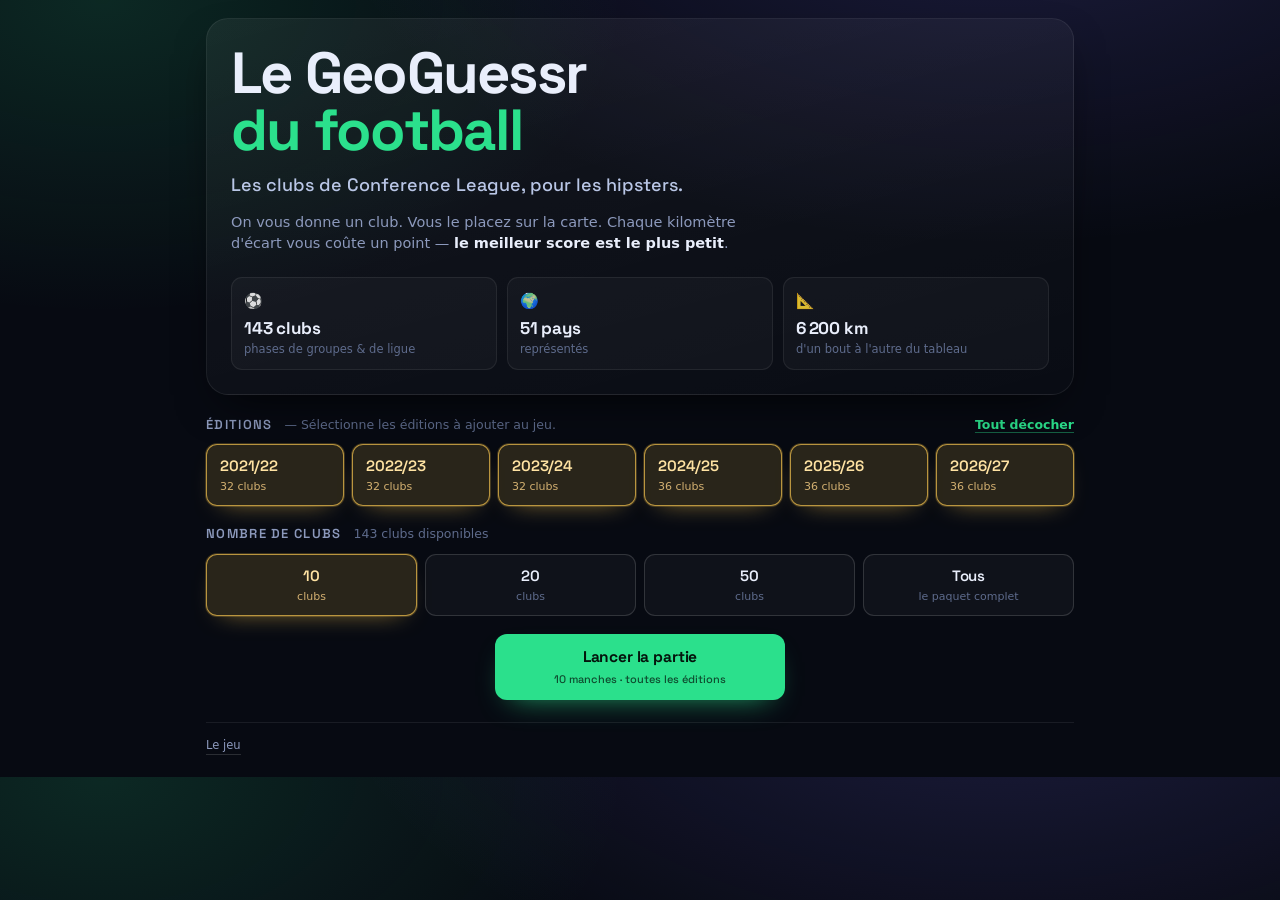
<file: index.html>
<!doctype html>
<html lang="fr">
<head>
<meta charset="utf-8">
<meta name="viewport" content="width=device-width,initial-scale=1,viewport-fit=cover">
<title>GeoConf — Le GeoGuessr du football hipster</title>
<meta name="description" content="Placez sur la carte d'Europe les clubs qualifiés en Conference League. Chaque kilomètre d'écart compte. Le GeoGuessr du football pour les hipsters.">
<meta name="color-scheme" content="dark">
<meta property="og:title" content="GeoConf — Le GeoGuessr du football hipster">
<meta property="og:description" content="Sauriez-vous placer le Ħamrun Spartans, le KÍ Klaksvík ou le Petrocub Hîncești sur une carte ? 121 clubs de Conference League vous attendent.">
<meta property="og:type" content="website">
<meta name="twitter:card" content="summary_large_image">
<link rel="icon" href="data:image/svg+xml,<svg xmlns='http://www.w3.org/2000/svg' viewBox='0 0 100 100'><text y='.9em' font-size='90'>⚽</text></svg>">
<link rel="preconnect" href="https://fonts.googleapis.com">
<link rel="preconnect" href="https://fonts.gstatic.com" crossorigin>
<link rel="stylesheet" href="https://fonts.googleapis.com/css2?family=Space+Grotesk:wght@500;600;700&display=swap">
<link rel="stylesheet" href="assets/style.css">
</head>
<body>
<div class="app" id="app">

  <!-- ══════════ ACCUEIL ══════════ -->
  <section class="screen is-active" id="scr-home">
    <div class="hero">
      <div class="hero-glow" aria-hidden="true"></div>
      <h1 class="title">Le GeoGuessr<br><em>du football</em></h1>
      <p class="tagline">Les clubs de Conference League, pour les hipsters.</p>
      <p class="lede">On vous donne un club. Vous le placez sur la carte. Chaque kilomètre d'écart vous coûte un point&nbsp;— <strong>le meilleur score est le plus petit</strong>.</p>
      <ul class="facts" id="home-facts"></ul>
    </div>

    <div class="setup">
      <div class="field">
        <div class="field-head">
          <h2>Éditions</h2>
          <p class="field-note">— Sélectionne les éditions à ajouter au jeu.</p>
          <button class="link-btn" id="btn-all-seasons" type="button">Tout mélanger</button>
        </div>
        <div class="chips" id="season-chips"></div>
      </div>

      <div class="field">
        <div class="field-head">
          <h2>Nombre de clubs</h2>
          <span class="pool-info" id="pool-info"></span>
        </div>
        <div class="chips" id="count-chips"></div>
      </div>

      <button class="cta" id="btn-play" type="button">
        <span class="cta-label">Lancer la partie</span>
        <span class="cta-sub" id="cta-sub"></span>
      </button>
      <p class="warn" id="home-warn" hidden></p>
    </div>
  </section>

  <!-- ══════════ JEU ══════════ -->
  <section class="screen" id="scr-play">
    <div class="hud">
      <div class="hud-club">
        <div class="crest" id="crest"></div>
        <div class="hud-id">
          <h2 class="club-name" id="club-name">—</h2>
          <p class="club-meta" id="club-meta"></p>
        </div>
      </div>
      <div class="hud-score">
        <div class="stat">
          <span class="stat-k">Manche</span>
          <b id="stat-round">1<i>/10</i></b>
        </div>
        <div class="stat">
          <span class="stat-k">Score</span>
          <b id="stat-score">0<i> km</i></b>
        </div>
      </div>
      <div class="progress"><span id="progress-bar"></span></div>
    </div>

    <div class="map-wrap" id="map-wrap">
      <svg class="map" id="map" role="application" aria-label="Carte d'Europe — cliquez pour placer votre pronostic"></svg>
      <div class="map-tools">
        <button type="button" id="zoom-in" aria-label="Zoomer">+</button>
        <button type="button" id="zoom-out" aria-label="Dézoomer">−</button>
        <button type="button" id="zoom-reset" aria-label="Recentrer la carte">⤢</button>
      </div>
      <p class="map-hint" id="map-hint">Cliquez sur la carte pour placer votre pronostic</p>
    </div>

    <div class="actionbar" id="actionbar">
      <button class="hint-btn" id="btn-hint" type="button">
        <span class="hint-ico" aria-hidden="true">?</span>
        <span class="hint-txt">Indice</span>
        <b id="hint-left">3</b>
      </button>
      <div class="verdict" id="verdict" hidden>
        <div class="verdict-main">
          <b id="verdict-dist">—</b>
          <span class="badge" id="verdict-badge">—</span>
        </div>
        <p class="verdict-sub" id="verdict-sub"></p>
      </div>
      <button class="cta cta-sm" id="btn-guess" type="button" disabled>Valider</button>
      <button class="cta cta-sm" id="btn-next" type="button" hidden>Suivant</button>
    </div>
  </section>

  <!-- ══════════ FIN ══════════ -->
  <section class="screen" id="scr-end">
    <div class="final">
      <p class="kicker"><span class="dot"></span> Partie terminée</p>
      <div class="final-score">
        <b id="final-total">—</b><span>km cumulés</span>
      </div>
      <p class="final-rank" id="final-rank"></p>
      <div class="final-grid">
        <div><span>Moyenne</span><b id="final-avg">—</b></div>
        <div><span>Meilleur</span><b id="final-best">—</b></div>
        <div><span>Pire</span><b id="final-worst">—</b></div>
      </div>
      <div class="squares" id="final-squares"></div>
    </div>

    <details class="recap" id="recap">
      <summary>Le détail manche par manche</summary>
      <ol class="recap-list" id="recap-list"></ol>
    </details>

    <div class="share">
      <h2>Partager le score</h2>
      <div class="share-btns">
        <button type="button" class="sh sh-copy" id="sh-copy">Copier le score</button>
        <button type="button" class="sh sh-native" id="sh-native" hidden>Partager…</button>
        <a class="sh sh-x" id="sh-x" target="_blank" rel="noopener">X / Twitter</a>
        <a class="sh sh-wa" id="sh-wa" target="_blank" rel="noopener">WhatsApp</a>
        <a class="sh sh-bs" id="sh-bs" target="_blank" rel="noopener">Bluesky</a>
        <a class="sh sh-fb" id="sh-fb" target="_blank" rel="noopener">Facebook</a>
      </div>
      <pre class="share-preview" id="share-preview"></pre>
    </div>

    <div class="again">
      <button class="cta" id="btn-again" type="button">Rejouer</button>
      <button class="link-btn" id="btn-home" type="button">Changer les réglages</button>
    </div>
  </section>

  <footer class="foot">
    <a href="#" id="foot-link" target="_blank" rel="noopener">Le jeu</a>
  </footer>
</div>

<script src="assets/map.js"></script>
<script src="assets/app.js"></script>
</body>
</html>
</file>
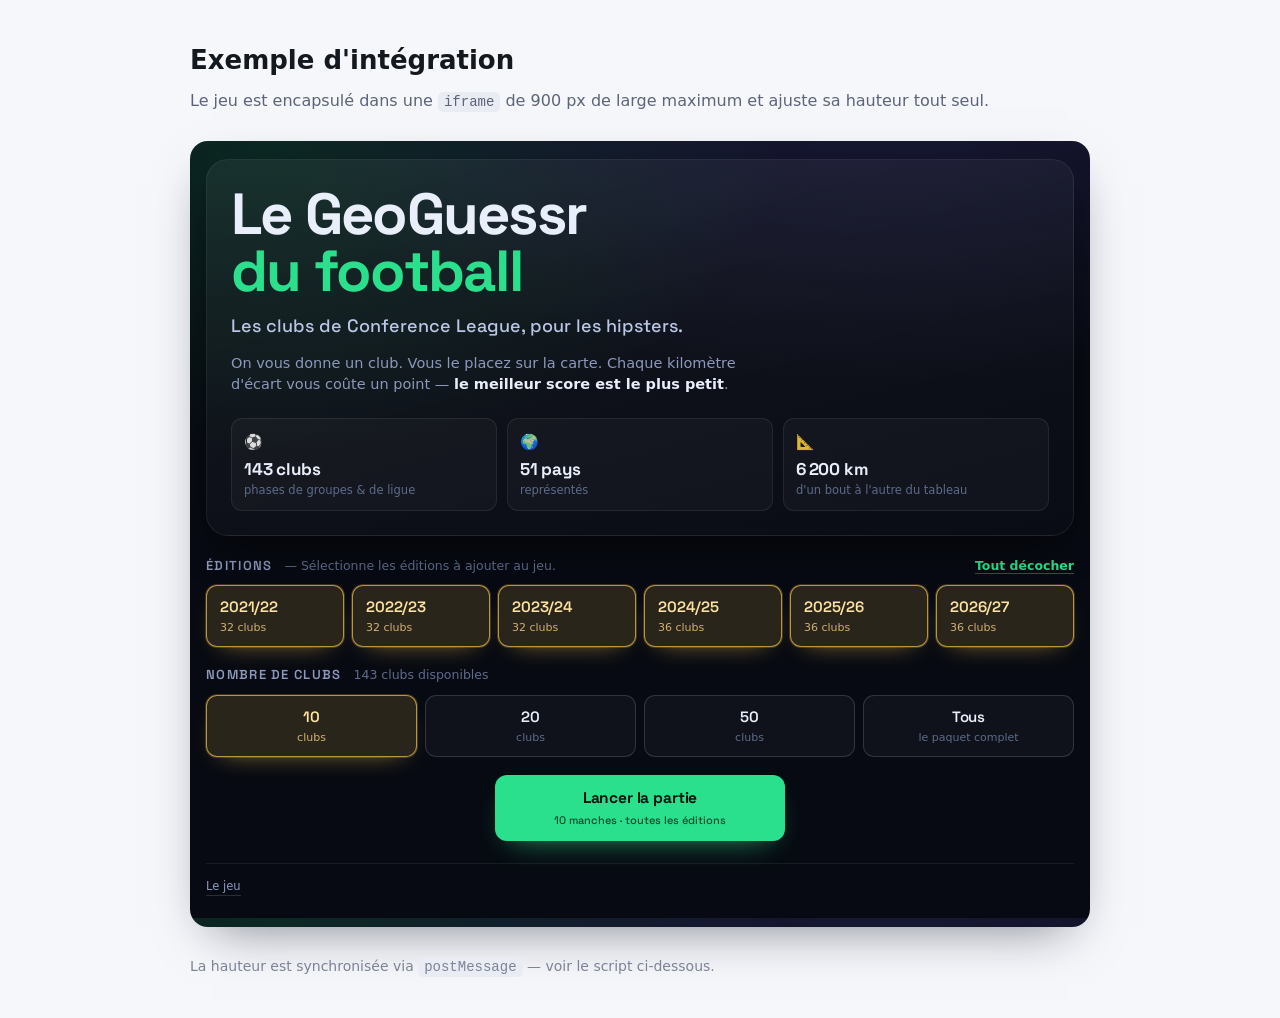
<file: embed.html>
<!doctype html>
<html lang="fr">
<head>
<meta charset="utf-8">
<meta name="viewport" content="width=device-width,initial-scale=1">
<title>GeoConf — exemple d'intégration</title>
<style>
  body{margin:0;padding:40px 20px;background:#f6f7fb;color:#14181f;
       font:16px/1.6 ui-sans-serif,system-ui,-apple-system,"Segoe UI",sans-serif}
  main{max-width:900px;margin:0 auto}
  h1{font-size:26px;margin:0 0 6px}
  p.sub{margin:0 0 28px;color:#5b6478}
  /* ─── le bloc à recopier dans votre page ─── */
  .geoconf-embed{max-width:900px;margin:0 auto}
  .geoconf-embed iframe{width:100%;height:900px;border:0;display:block;
    border-radius:18px;box-shadow:0 20px 50px -22px rgba(10,16,32,.55)}
  /* ───────────────────────────────────────── */
  code{background:#e9ecf3;padding:2px 6px;border-radius:5px;font-size:14px}
  footer{margin-top:28px;color:#7b8397;font-size:14px}
</style>
</head>
<body>
<main>
  <h1>Exemple d'intégration</h1>
  <p class="sub">Le jeu est encapsulé dans une <code>iframe</code> de 900&nbsp;px de large maximum et
     ajuste sa hauteur tout seul.</p>

  <div class="geoconf-embed">
    <iframe id="geoconf" src="index.html" title="GeoConf — le GeoGuessr du football"
    loading="lazy"
    allow="clipboard-write; web-share"
    referrerpolicy="strict-origin-when-cross-origin"
    sandbox="allow-scripts allow-same-origin allow-popups allow-popups-to-escape-sandbox"></iframe>
  </div>

  <footer>La hauteur est synchronisée via <code>postMessage</code> — voir le script ci-dessous.</footer>
</main>

<script>
(function () {
  var f = document.getElementById('geoconf');
  // L'origine du jeu, déduite du src : rien à retoucher si l'adresse change.
  var ORIGINE = new URL(f.src, location.href).origin;

  // On annonce au jeu l'adresse de CETTE page, pour que ses boutons de partage
  // renvoient ici. Ciblé sur son origine : avec '*', l'URL partirait vers
  // n'importe quel site ayant pris la place de l'iframe.
  function annoncer() {
    try { f.contentWindow.postMessage({ type: 'geoconf:parent', url: location.href }, ORIGINE); } catch (e) {}
  }
  f.addEventListener('load', annoncer); annoncer();

  // Le jeu renvoie sa hauteur : l'accueil, une manche et l'écran final
  // n'occupent pas la même place.
  addEventListener('message', function (e) {
    if (e.origin !== ORIGINE) return;           // l'expéditeur doit être le jeu
    if (e.source !== f.contentWindow) return;   // et cette iframe précisément
    if (!e.data || e.data.type !== 'geoconf:height') return;
    var h = Number(e.data.height);              // jamais la valeur brute
    if (!isFinite(h) || !(h > 0)) return;       // null devient 0, pas une hauteur
    f.style.height = Math.min(4000, Math.max(600, Math.round(h) + 8)) + 'px';
  });
})();
</script>
</body>
</html>
</file>
<file: assets/style.css>
/* ============================================================================
   GeoConf — feuille de style
   ========================================================================== */
:root{
  --bg:#070A12; --bg2:#0C1120; --surface:#121A2D; --surface2:#18223A;
  --line:rgba(255,255,255,.075); --line2:rgba(255,255,255,.14);
  --txt:#E9EEFB; --muted:#8C99BC; --dim:#5E6B8C;
  --accent:#2BE08C; --accent-d:#0FA765; --accent2:#7C6CFF; --hot:#FF5470;
  --gold:#F2C14E; --gold-hi:#FFE3A3; --gold-lo:#D3B071;
  --land:#1C2846; --land-str:#36486F;
  --ok:#2BE08C; --good:#8CE05A; --meh:#FFC24B; --bad:#FF8A4B; --awful:#FF5470;
  --r:16px; --r-sm:11px;
  --fd:"Space Grotesk",ui-sans-serif,system-ui,-apple-system,"Segoe UI",sans-serif;
  --fb:ui-sans-serif,system-ui,-apple-system,"Segoe UI",Roboto,"Helvetica Neue",Arial,sans-serif;
  --shadow:0 18px 46px -18px rgba(0,0,0,.85);
}
*,*::before,*::after{box-sizing:border-box}
[hidden]{display:none!important}
html,body{margin:0;padding:0}
html{-webkit-text-size-adjust:100%}
body{
  background:
    radial-gradient(1100px 620px at 78% -18%,rgba(124,108,255,.20),transparent 62%),
    radial-gradient(900px 540px at 8% 0%,rgba(43,224,140,.14),transparent 58%),
    var(--bg);
  color:var(--txt); font-family:var(--fb); font-size:15px; line-height:1.5;
  -webkit-font-smoothing:antialiased; min-height:100%;
}
img{max-width:100%;display:block}
button{font:inherit;color:inherit}

.app{max-width:900px;margin:0 auto;padding:18px 16px 22px}
.screen{display:none;animation:rise .34s cubic-bezier(.2,.7,.3,1) both}
.screen.is-active{display:block}
@keyframes rise{from{opacity:0;transform:translateY(12px)}to{opacity:1;transform:none}}
@media (prefers-reduced-motion:reduce){*{animation-duration:.01ms!important;transition-duration:.01ms!important}}

/* ─────────────── accueil ─────────────── */
.hero{position:relative;padding:26px 24px 24px;border:1px solid var(--line);border-radius:22px;
  background:linear-gradient(165deg,rgba(255,255,255,.055),rgba(255,255,255,.012));
  overflow:hidden;box-shadow:var(--shadow)}
.hero-glow{position:absolute;inset:auto -20% -70% 30%;height:260px;
  background:radial-gradient(closest-side,rgba(43,224,140,.35),transparent 72%);filter:blur(28px);pointer-events:none}
.kicker{display:flex;align-items:center;gap:8px;margin:0 0 16px;font-size:11.5px;letter-spacing:.13em;
  text-transform:uppercase;color:var(--muted);font-weight:600}
.dot{width:7px;height:7px;border-radius:50%;background:var(--accent);box-shadow:0 0 0 4px rgba(43,224,140,.16);
  animation:pulse 2.4s ease-in-out infinite}
@keyframes pulse{50%{box-shadow:0 0 0 8px rgba(43,224,140,0)}}
.title{font-family:var(--fd);font-size:clamp(34px,7.2vw,58px);line-height:.98;margin:0 0 12px;
  font-weight:700;letter-spacing:-.03em}
.title em{font-style:normal;color:var(--accent)}
.tagline{margin:0 0 14px;font-family:var(--fd);font-size:clamp(15px,2.6vw,18px);font-weight:500;color:#B9C6E6}
.lede{margin:0;max-width:56ch;color:var(--muted);font-size:14.5px}
.lede strong{color:var(--txt);font-weight:600}

.facts{list-style:none;display:grid;grid-template-columns:repeat(3,1fr);gap:10px;margin:22px 0 0;padding:0}
.facts li{position:relative;padding:12px 12px 11px;border:1px solid var(--line);border-radius:var(--r-sm);
  background:rgba(255,255,255,.03)}
.facts i{font-style:normal;font-size:15px;opacity:.85}
.facts b{display:block;font-family:var(--fd);font-size:17px;margin-top:3px;letter-spacing:-.01em}
.facts span{display:block;font-size:11.5px;color:var(--dim);margin-top:1px;line-height:1.35}
@media (max-width:560px){.facts{grid-template-columns:1fr;gap:7px}
  .facts li{display:flex;align-items:baseline;gap:9px;padding:10px 12px}
  .facts b{margin:0;flex:0 0 auto;white-space:nowrap;font-size:15px}
  .facts span{margin:0 0 0 auto;text-align:right;font-size:11px;min-width:0}}

.setup{margin-top:20px;display:grid;gap:18px}
.field-head{display:flex;align-items:baseline;flex-wrap:wrap;gap:4px 12px;margin-bottom:10px}
.field-note{flex:1 1 220px;margin:0;font-size:12.5px;color:var(--dim)}
.field-head h2{font-family:var(--fd);font-size:13px;letter-spacing:.1em;text-transform:uppercase;
  color:var(--muted);margin:0;font-weight:600}
.pool-info{font-size:12.5px;color:var(--dim);font-variant-numeric:tabular-nums}
.link-btn{background:none;border:0;padding:0;font-size:12.5px;color:var(--accent);cursor:pointer;
  font-weight:600;text-decoration:underline;text-underline-offset:3px;text-decoration-color:rgba(43,224,140,.4)}
.link-btn:hover{text-decoration-color:var(--accent)}

.chips{display:flex;flex-wrap:wrap;gap:8px}
.chip{flex:1 1 108px;min-width:96px;display:flex;flex-direction:column;gap:1px;align-items:flex-start;
  padding:10px 13px;border:1px solid var(--line2);border-radius:var(--r-sm);background:rgba(255,255,255,.035);
  cursor:pointer;transition:transform .16s,border-color .16s,background .16s,box-shadow .16s;text-align:left}
.chip:hover:not(:disabled){transform:translateY(-2px);border-color:rgba(255,255,255,.3);background:rgba(255,255,255,.06)}
.chip:disabled{opacity:.32;cursor:not-allowed}
.chip.is-dim{opacity:.34}
.chip-main{font-family:var(--fd);font-size:15px;font-weight:600;letter-spacing:-.01em}
.chip-sub{font-size:11px;color:var(--dim)}
.chip.is-on{background:rgba(242,193,78,.15);border-color:rgba(242,193,78,.72);
  box-shadow:0 0 0 1px rgba(242,193,78,.22),0 10px 26px -16px rgba(242,193,78,.75)}
.chip.is-on .chip-main{color:var(--gold-hi)}
.chip.is-on .chip-sub{color:var(--gold-lo)}
.chip-num{flex:1 1 0;min-width:78px;align-items:center;text-align:center}

.cta{width:100%;display:flex;flex-direction:column;align-items:center;gap:2px;padding:15px 20px;border:0;
  border-radius:14px;cursor:pointer;color:#04140C;font-family:var(--fd);font-weight:700;
  background:var(--accent);
  box-shadow:0 12px 30px -16px rgba(43,224,140,.8);transition:transform .16s,background .16s,box-shadow .16s}
.cta:hover:not(:disabled){transform:translateY(-2px);background:#43EDA0;box-shadow:0 16px 36px -16px rgba(43,224,140,.95)}
.cta:active:not(:disabled){transform:translateY(0)}
.cta:disabled{opacity:.4;cursor:not-allowed;box-shadow:none}
.cta-label{font-size:17px;letter-spacing:-.01em}
.cta-sub{font-size:11.5px;font-weight:500;opacity:.72}
.cta-sm{width:auto;flex-direction:row;padding:12px 26px;font-size:15px;flex:0 0 auto}
/* Le bouton de lancement n'a plus besoin de toute la largeur : il se pose au
   centre de la grille des réglages. */
#btn-play{width:min(290px,100%);justify-self:center;padding:12px 30px;border-radius:12px}
#btn-play .cta-label{font-size:15.5px}
#btn-play .cta-sub{font-size:11px}
.warn{margin:0;font-size:13px;color:var(--meh)}

/* ─────────────── HUD de jeu ─────────────── */
.hud{position:relative;display:flex;align-items:center;gap:14px;padding:13px 15px 15px;
  border:1px solid var(--line);border-radius:var(--r);background:linear-gradient(160deg,rgba(255,255,255,.06),rgba(255,255,255,.015));
  box-shadow:var(--shadow);overflow:hidden}
.hud-club{display:flex;align-items:center;gap:12px;min-width:0;flex:1}
.crest{position:relative;flex:0 0 auto;width:52px;height:52px;border-radius:13px;overflow:hidden;
  background:var(--surface2);border:1px solid var(--line2);display:grid;place-items:center}
.crest.has-logo{background:linear-gradient(158deg,#FBFCFE,#E7ECF5);border-color:rgba(255,255,255,.26)}
/* Sans cela le monogramme dégradé reste sous le logo et mange la plaque claire. */
.crest.has-logo .crest-fb{display:none}
.crest img{width:100%;height:100%;object-fit:contain;padding:6px;position:relative;z-index:2}
.crest-fb{position:absolute;inset:0;display:grid;place-items:center;font-family:var(--fd);font-weight:700;
  font-size:19px;letter-spacing:-.02em;color:#fff;z-index:1;
  background:linear-gradient(145deg,hsl(var(--h) 62% 42%),hsl(calc(var(--h) + 42) 58% 26%))}
.hud-id{min-width:0}
.club-name{font-family:var(--fd);font-size:clamp(18px,3.4vw,25px);font-weight:700;margin:0;
  letter-spacing:-.025em;line-height:1.1;overflow-wrap:anywhere}
.club-meta{display:flex;align-items:center;gap:7px;margin:4px 0 0;font-size:12.5px;color:var(--muted);flex-wrap:wrap}
.club-meta .flag{font-size:14px;line-height:1}
.club-meta .ctry.is-revealed{display:inline-flex;align-items:center;gap:5px;padding:2px 8px;
  border-radius:7px;background:rgba(124,108,255,.18);border:1px solid rgba(124,108,255,.42);
  color:#CFC8FF;font-weight:600;animation:pop .3s cubic-bezier(.2,.8,.3,1.25) both}
@keyframes pop{from{opacity:0;transform:scale(.85)}to{opacity:1;transform:none}}
.club-meta .seas{display:inline-flex;gap:4px}
.club-meta .seas b{font-family:var(--fd);font-size:10px;font-weight:600;padding:2px 6px;border-radius:5px;
  background:rgba(255,255,255,.07);color:var(--muted);letter-spacing:.02em}
.hud-score{display:flex;gap:16px;flex:0 0 auto}
.stat{text-align:right}
.stat-k{display:block;font-size:10px;letter-spacing:.11em;text-transform:uppercase;color:var(--dim)}
.stat b{font-family:var(--fd);font-size:19px;font-weight:700;font-variant-numeric:tabular-nums;letter-spacing:-.02em}
.stat b i{font-style:normal;font-size:12px;color:var(--dim);font-weight:500}
.progress{position:absolute;left:0;right:0;bottom:0;height:3px;background:rgba(255,255,255,.07)}
.progress span{display:block;height:100%;width:0;border-radius:0 3px 3px 0;
  background:linear-gradient(90deg,var(--accent),#8FE0FF);transition:width .45s cubic-bezier(.2,.7,.3,1)}
@media (max-width:520px){
  .hud{flex-wrap:wrap}
  .hud-score{width:100%;justify-content:space-between;gap:10px;order:3}
  .stat{text-align:left}
}

/* ─────────────── carte ─────────────── */
/* Le rapport largeur/hauteur est fixé sur la largeur, jamais sur vh : dans une
   iframe qui s'auto-dimensionne, vh dépendrait de la hauteur qu'on est en train
   de calculer, et la carte rétrécirait à chaque aller-retour. */
.map-wrap{position:relative;margin-top:12px;border:1px solid var(--line);border-radius:var(--r);
  overflow:hidden;background:linear-gradient(180deg,#070D1A,#050912);box-shadow:var(--shadow);
  aspect-ratio:1.62;max-height:540px}
.map{position:absolute;inset:0;width:100%;height:100%;display:block;cursor:crosshair;touch-action:none}
.map.is-grabbing{cursor:grabbing}
.m-land path{fill:var(--land);stroke:var(--land-str);stroke-width:.9;stroke-linejoin:round}
.m-link{fill:none;stroke:#fff;stroke-opacity:.55;stroke-width:2;stroke-dasharray:5 5;
  animation:dash 14s linear infinite}
@keyframes dash{to{stroke-dashoffset:-200}}
.m-mk{pointer-events:none}
.m-mk-guess .m-shadow{fill:rgba(0,0,0,.5)}
.m-mk-guess .m-core{fill:var(--hot);stroke:#fff;stroke-width:2}
.m-mk-guess .m-dot{fill:#fff}
.m-mk-truth .m-halo{fill:var(--accent);fill-opacity:.16;animation:halo 2.2s ease-out infinite}
@keyframes halo{0%{r:9;fill-opacity:.4}100%{r:26;fill-opacity:0}}
.m-mk-truth .m-ring{fill:none;stroke:var(--accent);stroke-width:2.5}
.m-mk-truth .m-core{fill:var(--accent)}
.m-label{fill:#fff;font:600 11px/1 var(--fd);text-anchor:middle;paint-order:stroke;
  stroke:rgba(4,8,16,.9);stroke-width:3.5;stroke-linejoin:round}
.map-tools{position:absolute;top:10px;right:10px;display:flex;flex-direction:column;gap:5px}
.map-tools button{width:34px;height:34px;border-radius:9px;border:1px solid var(--line2);
  background:rgba(10,16,30,.82);backdrop-filter:blur(8px);font-size:16px;line-height:1;cursor:pointer;
  color:var(--txt);transition:background .15s,transform .15s}
.map-tools button:hover{background:rgba(30,42,70,.95);transform:scale(1.06)}
.map-hint{position:absolute;left:50%;bottom:12px;transform:translateX(-50%);margin:0;text-align:center;
  max-width:calc(100% - 28px);padding:7px 15px;border-radius:16px;font-size:12.5px;color:#CBD6F2;
  background:rgba(8,13,26,.84);backdrop-filter:blur(8px);border:1px solid var(--line);
  pointer-events:none;animation:rise .4s both;line-height:1.4}
@media (max-width:640px){.map-hint{font-size:11.5px;padding:6px 12px}}
@media (max-width:560px){.map-wrap{aspect-ratio:.95;max-height:none}}

/* ─────────────── barre d'action ─────────────── */
.actionbar{display:flex;align-items:center;gap:14px;margin-top:12px;padding:13px 15px;
  border:1px solid var(--line);border-radius:var(--r);background:rgba(255,255,255,.032);
  transition:border-color .3s,background .3s}
.actionbar .cta-sm{margin-left:auto}
.actionbar.is-revealed{animation:rise .3s both}
.actionbar.b-ace,.actionbar.b-great{border-color:rgba(43,224,140,.5);background:rgba(43,224,140,.07)}
.actionbar.b-good{border-color:rgba(255,194,75,.45);background:rgba(255,194,75,.06)}
.actionbar.b-meh{border-color:rgba(255,138,75,.45);background:rgba(255,138,75,.06)}
.actionbar.b-bad,.actionbar.b-awful{border-color:rgba(255,84,112,.45);background:rgba(255,84,112,.06)}
/* Indice : trois par partie, chacun dévoile le pays du club. */
.hint-btn{flex:0 0 auto;display:inline-flex;align-items:center;gap:8px;padding:9px 13px 9px 10px;
  border-radius:11px;border:1px solid rgba(124,108,255,.45);background:rgba(124,108,255,.13);
  cursor:pointer;font-size:13.5px;font-weight:600;color:#C9C1FF;
  transition:transform .15s,background .15s,border-color .15s,opacity .2s}
.hint-btn:hover:not(:disabled){transform:translateY(-2px);background:rgba(124,108,255,.24);
  border-color:rgba(124,108,255,.75)}
.hint-btn:disabled{opacity:.42;cursor:not-allowed}
.hint-ico{width:19px;height:19px;flex:0 0 auto;border-radius:50%;display:grid;place-items:center;
  background:rgba(124,108,255,.38);font-family:var(--fd);font-size:12px;font-weight:700;color:#EDEAFF}
.hint-btn b{font-family:var(--fd);font-size:12px;font-variant-numeric:tabular-nums;
  padding:1px 7px;border-radius:99px;background:rgba(0,0,0,.32)}
.hint-btn.is-spent b{display:none}

.verdict{min-width:0;flex:1}
.verdict-main{display:flex;align-items:center;gap:10px;flex-wrap:wrap}
.verdict-main b{font-family:var(--fd);font-size:26px;font-weight:700;letter-spacing:-.03em;
  font-variant-numeric:tabular-nums}
.badge{font-size:11px;font-weight:700;letter-spacing:.05em;text-transform:uppercase;padding:4px 9px;
  border-radius:99px;background:rgba(255,255,255,.1)}
.badge.b-ace{background:rgba(43,224,140,.22);color:#7DF3BD}
.badge.b-great{background:rgba(140,224,90,.2);color:#BCF08E}
.badge.b-good{background:rgba(255,194,75,.2);color:#FFD98A}
.badge.b-meh{background:rgba(255,138,75,.2);color:#FFBB8F}
.badge.b-bad,.badge.b-awful{background:rgba(255,84,112,.2);color:#FF9AAE}
.verdict-sub{margin:5px 0 0;font-size:13px;color:var(--muted)}
.verdict-sub strong{color:var(--txt);font-weight:600}
.verdict-sub em{font-style:normal;color:var(--dim)}
@media (max-width:520px){
  .actionbar{flex-wrap:wrap;gap:10px}
  .actionbar .cta-sm{width:100%;margin-left:0;justify-content:center;order:3}
  .hint-btn{order:1}
  .verdict{order:2;flex:1 1 100%}
}

/* ─────────────── écran final ─────────────── */
.final{padding:26px 24px;border:1px solid var(--line);border-radius:22px;text-align:center;
  background:linear-gradient(165deg,rgba(255,255,255,.06),rgba(255,255,255,.014));box-shadow:var(--shadow)}
.final .kicker{justify-content:center}
.final-score{display:flex;align-items:baseline;justify-content:center;gap:9px}
.final-score b{font-family:var(--fd);font-size:clamp(48px,12vw,82px);font-weight:700;line-height:1;
  letter-spacing:-.045em;font-variant-numeric:tabular-nums;
  background:linear-gradient(96deg,var(--accent),#8FE0FF);-webkit-background-clip:text;background-clip:text;color:transparent}
.final-score span{font-family:var(--fd);font-size:14px;color:var(--muted)}
.final-rank{margin:14px 0 0}
.final-rank b{display:block;font-family:var(--fd);font-size:19px;letter-spacing:-.02em}
.final-rank span{display:block;font-size:13px;color:var(--muted);margin-top:3px}
.final-grid{display:grid;grid-template-columns:repeat(3,1fr);gap:9px;margin-top:20px}
.final-grid div{padding:11px 8px;border-radius:var(--r-sm);background:rgba(255,255,255,.04);border:1px solid var(--line)}
.final-grid span{display:block;font-size:10.5px;letter-spacing:.09em;text-transform:uppercase;color:var(--dim)}
.final-grid b{display:block;font-family:var(--fd);font-size:16px;margin-top:3px;font-variant-numeric:tabular-nums}
.final-grid small{display:block;font-family:var(--fb);font-size:11px;font-weight:400;color:var(--dim);
  margin-top:2px;overflow:hidden;text-overflow:ellipsis;white-space:nowrap}
.squares{margin-top:18px;font-size:22px;line-height:1.5;letter-spacing:2px;word-break:break-all}

.recap{margin-top:14px;border:1px solid var(--line);border-radius:var(--r);background:rgba(255,255,255,.028);
  overflow:hidden}
.recap summary{padding:13px 16px;cursor:pointer;font-family:var(--fd);font-size:13.5px;font-weight:600;
  list-style:none;display:flex;align-items:center;gap:8px;color:var(--muted)}
.recap summary::-webkit-details-marker{display:none}
.recap summary::before{content:"▸";transition:transform .2s;color:var(--accent)}
.recap[open] summary::before{transform:rotate(90deg)}
.recap-list{list-style:none;margin:0;padding:0 8px 8px;counter-reset:r}
.recap-list li{display:flex;align-items:center;gap:10px;padding:9px 10px;border-radius:9px;font-size:13.5px}
.recap-list li:nth-child(odd){background:rgba(255,255,255,.028)}
.rc-sq{flex:0 0 auto;font-size:14px}
.rc-name{font-weight:600;min-width:0;overflow:hidden;text-overflow:ellipsis;white-space:nowrap}
.rc-city{color:var(--dim);font-size:12px;min-width:0;overflow:hidden;text-overflow:ellipsis;white-space:nowrap}
.rc-km{margin-left:auto;font-family:var(--fd);font-variant-numeric:tabular-nums;font-weight:600;flex:0 0 auto}
.recap-list li.b-ace .rc-km,.recap-list li.b-great .rc-km{color:var(--ok)}
.recap-list li.b-good .rc-km{color:var(--meh)}
.recap-list li.b-meh .rc-km{color:var(--bad)}
.recap-list li.b-bad .rc-km,.recap-list li.b-awful .rc-km{color:var(--awful)}

.share{margin-top:14px;padding:18px 16px;border:1px solid var(--line);border-radius:var(--r);
  background:rgba(255,255,255,.028)}
.share h2{font-family:var(--fd);font-size:13px;letter-spacing:.1em;text-transform:uppercase;color:var(--muted);
  margin:0 0 12px;font-weight:600}
.share-btns{display:flex;flex-wrap:wrap;gap:8px}
.sh{display:inline-flex;align-items:center;gap:7px;padding:10px 15px;border-radius:10px;cursor:pointer;
  border:1px solid var(--line2);background:rgba(255,255,255,.05);font-size:13.5px;font-weight:600;
  text-decoration:none;color:var(--txt);transition:transform .15s,background .15s,border-color .15s}
.sh:hover{transform:translateY(-2px);background:rgba(255,255,255,.1);border-color:rgba(255,255,255,.28)}
.sh-copy{background:linear-gradient(100deg,rgba(43,224,140,.22),rgba(124,108,255,.18));border-color:rgba(43,224,140,.5)}
.sh-x::before{content:"𝕏"}.sh-wa::before{content:"💬"}.sh-bs::before{content:"🦋"}.sh-fb::before{content:"f";font-weight:800}
.sh-copy::before{content:"⧉"}.sh-native::before{content:"↗"}
.share-preview{margin:14px 0 0;padding:13px 14px;border-radius:11px;background:rgba(0,0,0,.35);
  border:1px solid var(--line);font:12.5px/1.6 ui-monospace,SFMono-Regular,Menlo,monospace;color:var(--muted);
  white-space:pre-wrap;word-break:break-word;overflow-x:auto}

.again{margin-top:16px;display:flex;flex-direction:column;align-items:center;gap:11px}
.again .cta{max-width:340px}

.foot{display:flex;align-items:center;justify-content:space-between;gap:12px;flex-wrap:wrap;
  margin-top:22px;padding-top:14px;border-top:1px solid var(--line);font-size:11.5px;color:var(--dim)}
.foot a{color:var(--muted);text-decoration:none;border-bottom:1px solid var(--line2)}
.foot a:hover{color:var(--accent)}

/* état de chargement */
body:not(.is-ready) .setup,body:not(.is-ready) .facts{opacity:.35;pointer-events:none;transition:opacity .3s}

:focus-visible{outline:2px solid var(--accent);outline-offset:2px;border-radius:6px}
</file>
